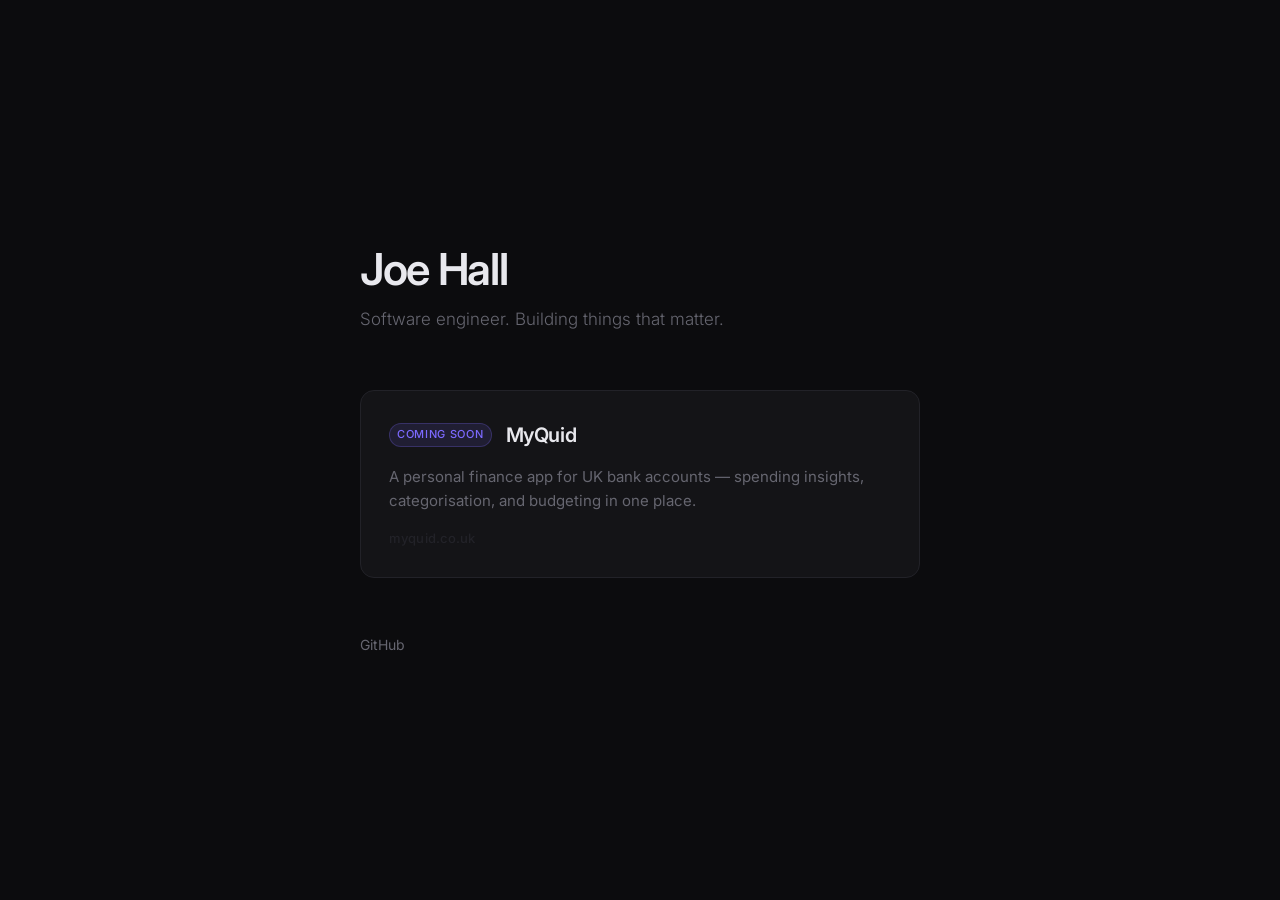
<file: index.html>
<!DOCTYPE html>
<html lang="en">
<head>
  <meta charset="UTF-8" />
  <meta name="viewport" content="width=device-width, initial-scale=1.0" />
  <title>Joe Hall</title>
  <link rel="preconnect" href="https://fonts.googleapis.com" />
  <link rel="preconnect" href="https://fonts.gstatic.com" crossorigin />
  <link href="https://fonts.googleapis.com/css2?family=Inter:wght@300;400;500;600&display=swap" rel="stylesheet" />
  <link rel="stylesheet" href="style.css" />
</head>
<body>
  <main>
    <section class="hero">
      <h1>Joe Hall</h1>
      <p class="tagline">Software engineer. Building things that matter.</p>
    </section>

    <section class="projects">
      <div class="card coming-soon">
        <div class="card-header">
          <span class="badge">Coming Soon</span>
          <h2>MyQuid</h2>
        </div>
        <p>A personal finance app for UK bank accounts — spending insights, categorisation, and budgeting in one place.</p>
        <span class="domain">myquid.co.uk</span>
      </div>
    </section>

    <footer>
      <a href="https://github.com/joe-hall-ltd" target="_blank" rel="noopener">GitHub</a>
    </footer>
  </main>
</body>
</html>
</file>
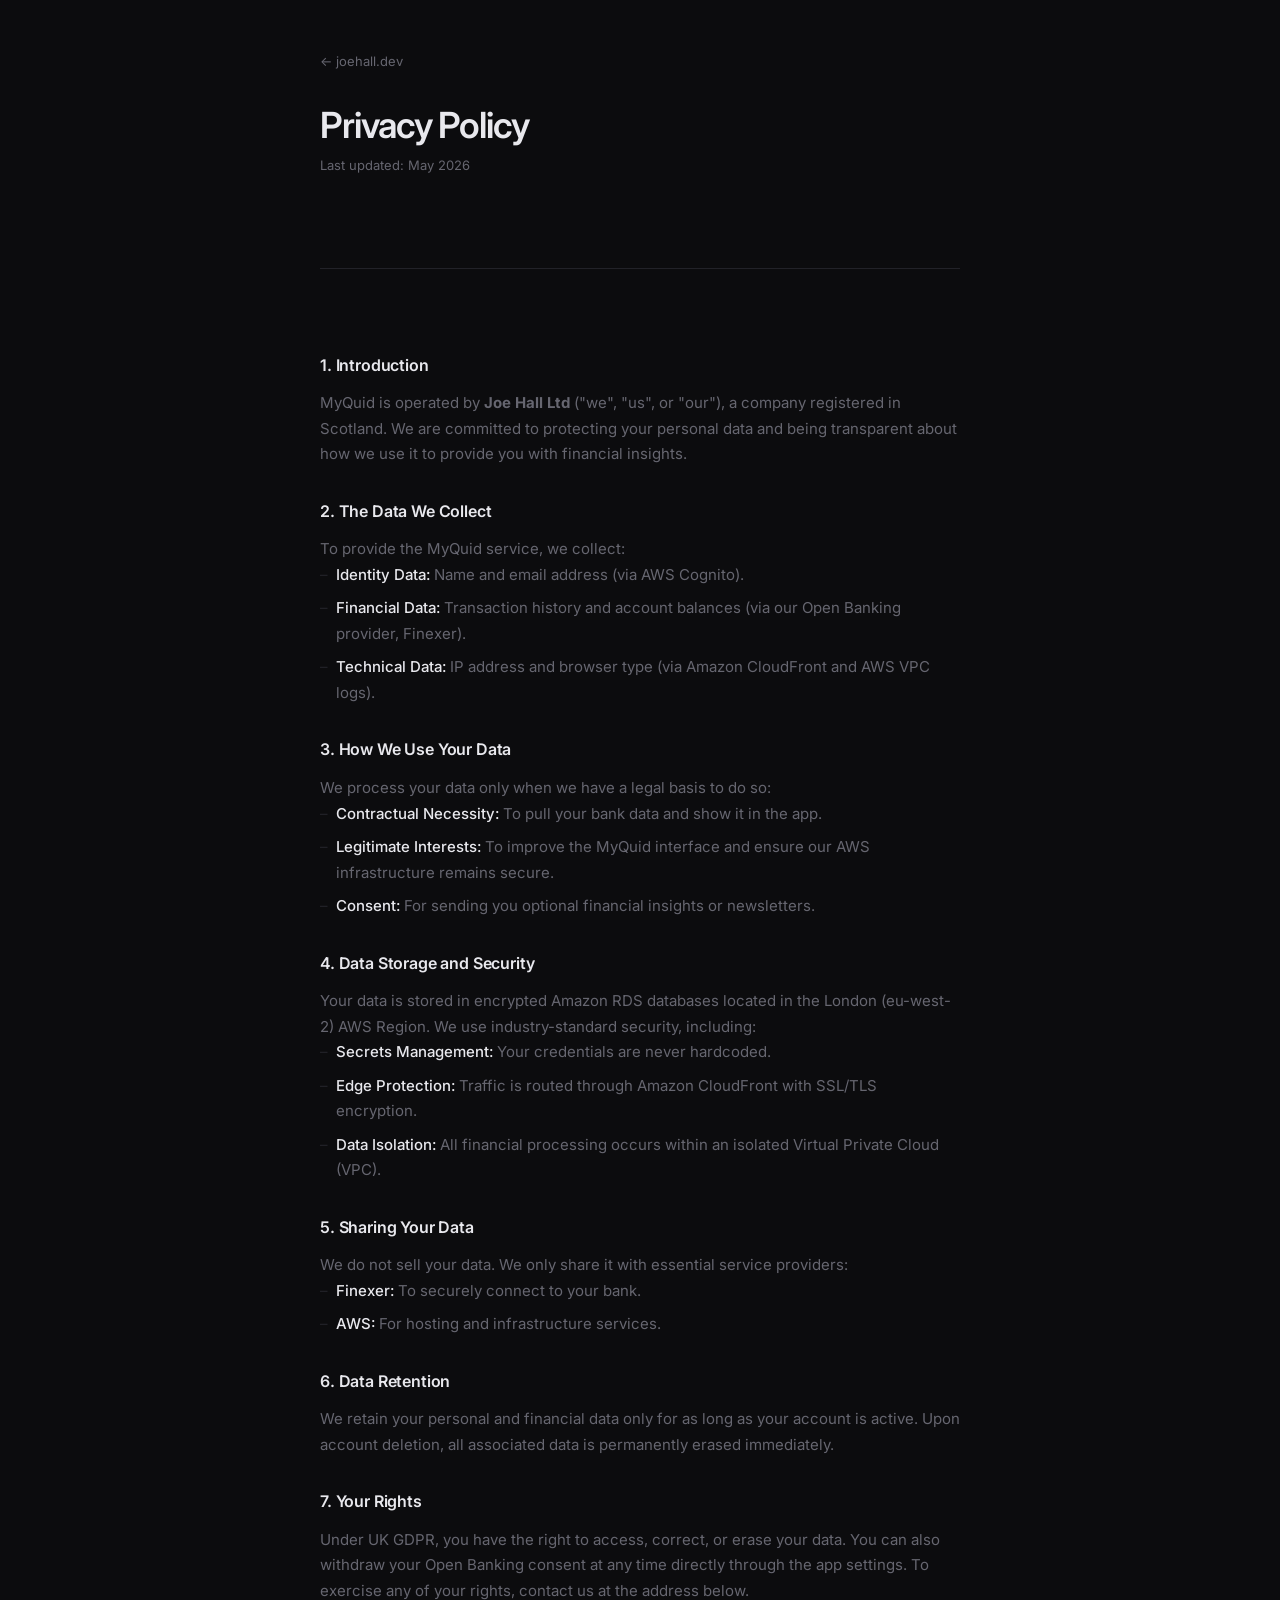
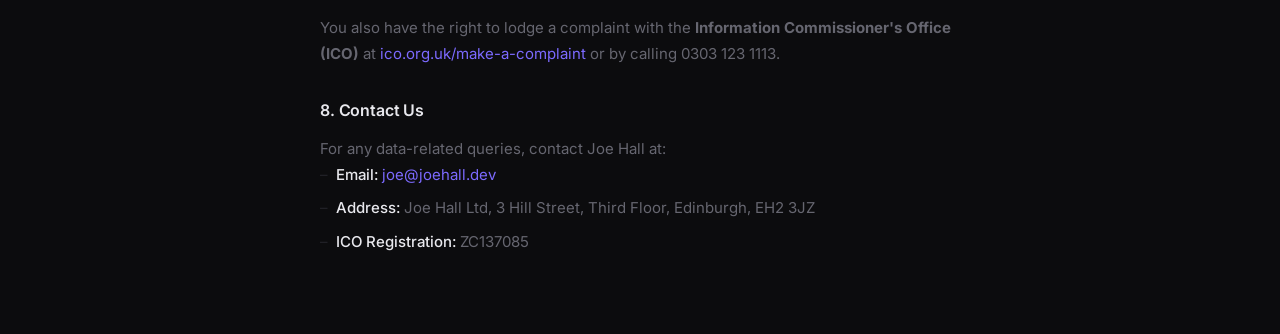
<file: privacy/index.html>
<!DOCTYPE html>
<html lang="en">
<head>
  <meta charset="UTF-8" />
  <meta name="viewport" content="width=device-width, initial-scale=1.0" />
  <title>Privacy Policy — MyQuid</title>
  <link rel="preconnect" href="https://fonts.googleapis.com" />
  <link rel="preconnect" href="https://fonts.gstatic.com" crossorigin />
  <link href="https://fonts.googleapis.com/css2?family=Inter:wght@300;400;500;600&display=swap" rel="stylesheet" />
  <link rel="stylesheet" href="../style.css" />
  <style>
    body {
      align-items: flex-start;
      padding: 3rem 2rem 5rem;
    }

    main {
      max-width: 640px;
    }

    .privacy-header {
      margin-bottom: 0.5rem;
    }

    .privacy-header h1 {
      font-size: clamp(1.75rem, 5vw, 2.25rem);
      font-weight: 600;
      letter-spacing: -0.03em;
      line-height: 1.2;
      margin-bottom: 0.5rem;
    }

    .last-updated {
      font-size: 0.8125rem;
      color: var(--muted);
    }

    .policy-body {
      display: flex;
      flex-direction: column;
      gap: 2rem;
    }

    .policy-section h2 {
      font-size: 1rem;
      font-weight: 600;
      letter-spacing: -0.01em;
      margin-bottom: 0.75rem;
      color: var(--text);
    }

    .policy-section p,
    .policy-section li {
      font-size: 0.9375rem;
      color: var(--muted);
      line-height: 1.7;
    }

    .policy-section ul {
      list-style: none;
      padding: 0;
      display: flex;
      flex-direction: column;
      gap: 0.5rem;
    }

    .policy-section ul li {
      padding-left: 1rem;
      position: relative;
    }

    .policy-section ul li::before {
      content: "–";
      position: absolute;
      left: 0;
      color: var(--border);
    }

    .policy-section ul li strong {
      color: var(--text);
      font-weight: 500;
    }

    .policy-section a {
      color: var(--accent);
      text-decoration: none;
    }

    .policy-section a:hover {
      text-decoration: underline;
    }

    .divider {
      border: none;
      border-top: 1px solid var(--border);
    }

    @media (max-width: 480px) {
      body {
        padding: 2rem 1.5rem 4rem;
      }
    }
  </style>
</head>
<body>
  <main>
    <header class="privacy-header">
      <a href="/" style="font-size:0.8125rem;color:var(--muted);text-decoration:none;display:inline-block;margin-bottom:2rem;">&larr; joehall.dev</a>
      <h1>Privacy Policy</h1>
      <p class="last-updated">Last updated: May 2026</p>
    </header>

    <hr class="divider" style="margin:1.75rem 0;" />

    <div class="policy-body">

      <div class="policy-section">
        <h2>1. Introduction</h2>
        <p>MyQuid is operated by <strong>Joe Hall Ltd</strong> ("we", "us", or "our"), a company registered in Scotland. We are committed to protecting your personal data and being transparent about how we use it to provide you with financial insights.</p>
      </div>

      <div class="policy-section">
        <h2>2. The Data We Collect</h2>
        <p>To provide the MyQuid service, we collect:</p>
        <ul>
          <li><strong>Identity Data:</strong> Name and email address (via AWS Cognito).</li>
          <li><strong>Financial Data:</strong> Transaction history and account balances (via our Open Banking provider, Finexer).</li>
          <li><strong>Technical Data:</strong> IP address and browser type (via Amazon CloudFront and AWS VPC logs).</li>
        </ul>
      </div>

      <div class="policy-section">
        <h2>3. How We Use Your Data</h2>
        <p>We process your data only when we have a legal basis to do so:</p>
        <ul>
          <li><strong>Contractual Necessity:</strong> To pull your bank data and show it in the app.</li>
          <li><strong>Legitimate Interests:</strong> To improve the MyQuid interface and ensure our AWS infrastructure remains secure.</li>
          <li><strong>Consent:</strong> For sending you optional financial insights or newsletters.</li>
        </ul>
      </div>

      <div class="policy-section">
        <h2>4. Data Storage and Security</h2>
        <p>Your data is stored in encrypted Amazon RDS databases located in the London (eu-west-2) AWS Region. We use industry-standard security, including:</p>
        <ul>
          <li><strong>Secrets Management:</strong> Your credentials are never hardcoded.</li>
          <li><strong>Edge Protection:</strong> Traffic is routed through Amazon CloudFront with SSL/TLS encryption.</li>
          <li><strong>Data Isolation:</strong> All financial processing occurs within an isolated Virtual Private Cloud (VPC).</li>
        </ul>
      </div>

      <div class="policy-section">
        <h2>5. Sharing Your Data</h2>
        <p>We do not sell your data. We only share it with essential service providers:</p>
        <ul>
          <li><strong>Finexer:</strong> To securely connect to your bank.</li>
          <li><strong>AWS:</strong> For hosting and infrastructure services.</li>
        </ul>
      </div>

      <div class="policy-section">
        <h2>6. Data Retention</h2>
        <p>We retain your personal and financial data only for as long as your account is active. Upon account deletion, all associated data is permanently erased immediately.</p>
      </div>

      <div class="policy-section">
        <h2>7. Your Rights</h2>
        <p>Under UK GDPR, you have the right to access, correct, or erase your data. You can also withdraw your Open Banking consent at any time directly through the app settings. To exercise any of your rights, contact us at the address below.</p>
        <p style="margin-top:0.75rem;">You also have the right to lodge a complaint with the <strong>Information Commissioner's Office (ICO)</strong> at <a href="https://ico.org.uk/make-a-complaint" target="_blank" rel="noopener">ico.org.uk/make-a-complaint</a> or by calling 0303 123 1113.</p>
      </div>

      <div class="policy-section">
        <h2>8. Contact Us</h2>
        <p>For any data-related queries, contact Joe Hall at:</p>
        <ul>
          <li><strong>Email:</strong> <a href="mailto:joe@joehall.dev">joe@joehall.dev</a></li>
          <li><strong>Address:</strong> Joe Hall Ltd, 3 Hill Street, Third Floor, Edinburgh, EH2 3JZ</li>
          <li><strong>ICO Registration:</strong> ZC137085</li>
        </ul>
      </div>

    </div>
  </main>
</body>
</html>
</file>
<file: style.css>
*, *::before, *::after {
  box-sizing: border-box;
  margin: 0;
  padding: 0;
}

:root {
  --bg: #0c0c0e;
  --surface: #141417;
  --border: #222228;
  --text: #e8e8ed;
  --muted: #666670;
  --accent: #7c6aff;
  --accent-dim: rgba(124, 106, 255, 0.12);
}

html {
  font-size: 16px;
}

body {
  background: var(--bg);
  color: var(--text);
  font-family: 'Inter', system-ui, sans-serif;
  font-weight: 400;
  line-height: 1.6;
  min-height: 100vh;
  display: flex;
  align-items: center;
  justify-content: center;
  padding: 2rem;
}

main {
  width: 100%;
  max-width: 560px;
  display: flex;
  flex-direction: column;
  gap: 3.5rem;
}

/* Hero */

.hero h1 {
  font-size: clamp(2rem, 6vw, 2.75rem);
  font-weight: 600;
  letter-spacing: -0.03em;
  line-height: 1.15;
  margin-bottom: 0.75rem;
}

.tagline {
  font-size: 1.0625rem;
  color: var(--muted);
  font-weight: 300;
}

/* Projects */

.card {
  background: var(--surface);
  border: 1px solid var(--border);
  border-radius: 14px;
  padding: 1.75rem;
  display: flex;
  flex-direction: column;
  gap: 0.875rem;
}

.card-header {
  display: flex;
  align-items: center;
  gap: 0.875rem;
}

.card-header h2 {
  font-size: 1.25rem;
  font-weight: 600;
  letter-spacing: -0.02em;
}

.badge {
  font-size: 0.6875rem;
  font-weight: 500;
  text-transform: uppercase;
  letter-spacing: 0.06em;
  color: var(--accent);
  background: var(--accent-dim);
  border: 1px solid rgba(124, 106, 255, 0.25);
  padding: 0.2em 0.65em;
  border-radius: 999px;
}

.card p {
  font-size: 0.9375rem;
  color: var(--muted);
  line-height: 1.65;
}

.domain {
  font-size: 0.8125rem;
  color: var(--border);
  font-weight: 500;
  letter-spacing: 0.01em;
}

/* Footer */

footer {
  display: flex;
  gap: 1.5rem;
}

footer a {
  color: var(--muted);
  text-decoration: none;
  font-size: 0.875rem;
  transition: color 0.15s ease;
}

footer a:hover {
  color: var(--text);
}

@media (max-width: 480px) {
  body {
    align-items: flex-start;
    padding: 3rem 1.5rem;
  }
}
</file>
